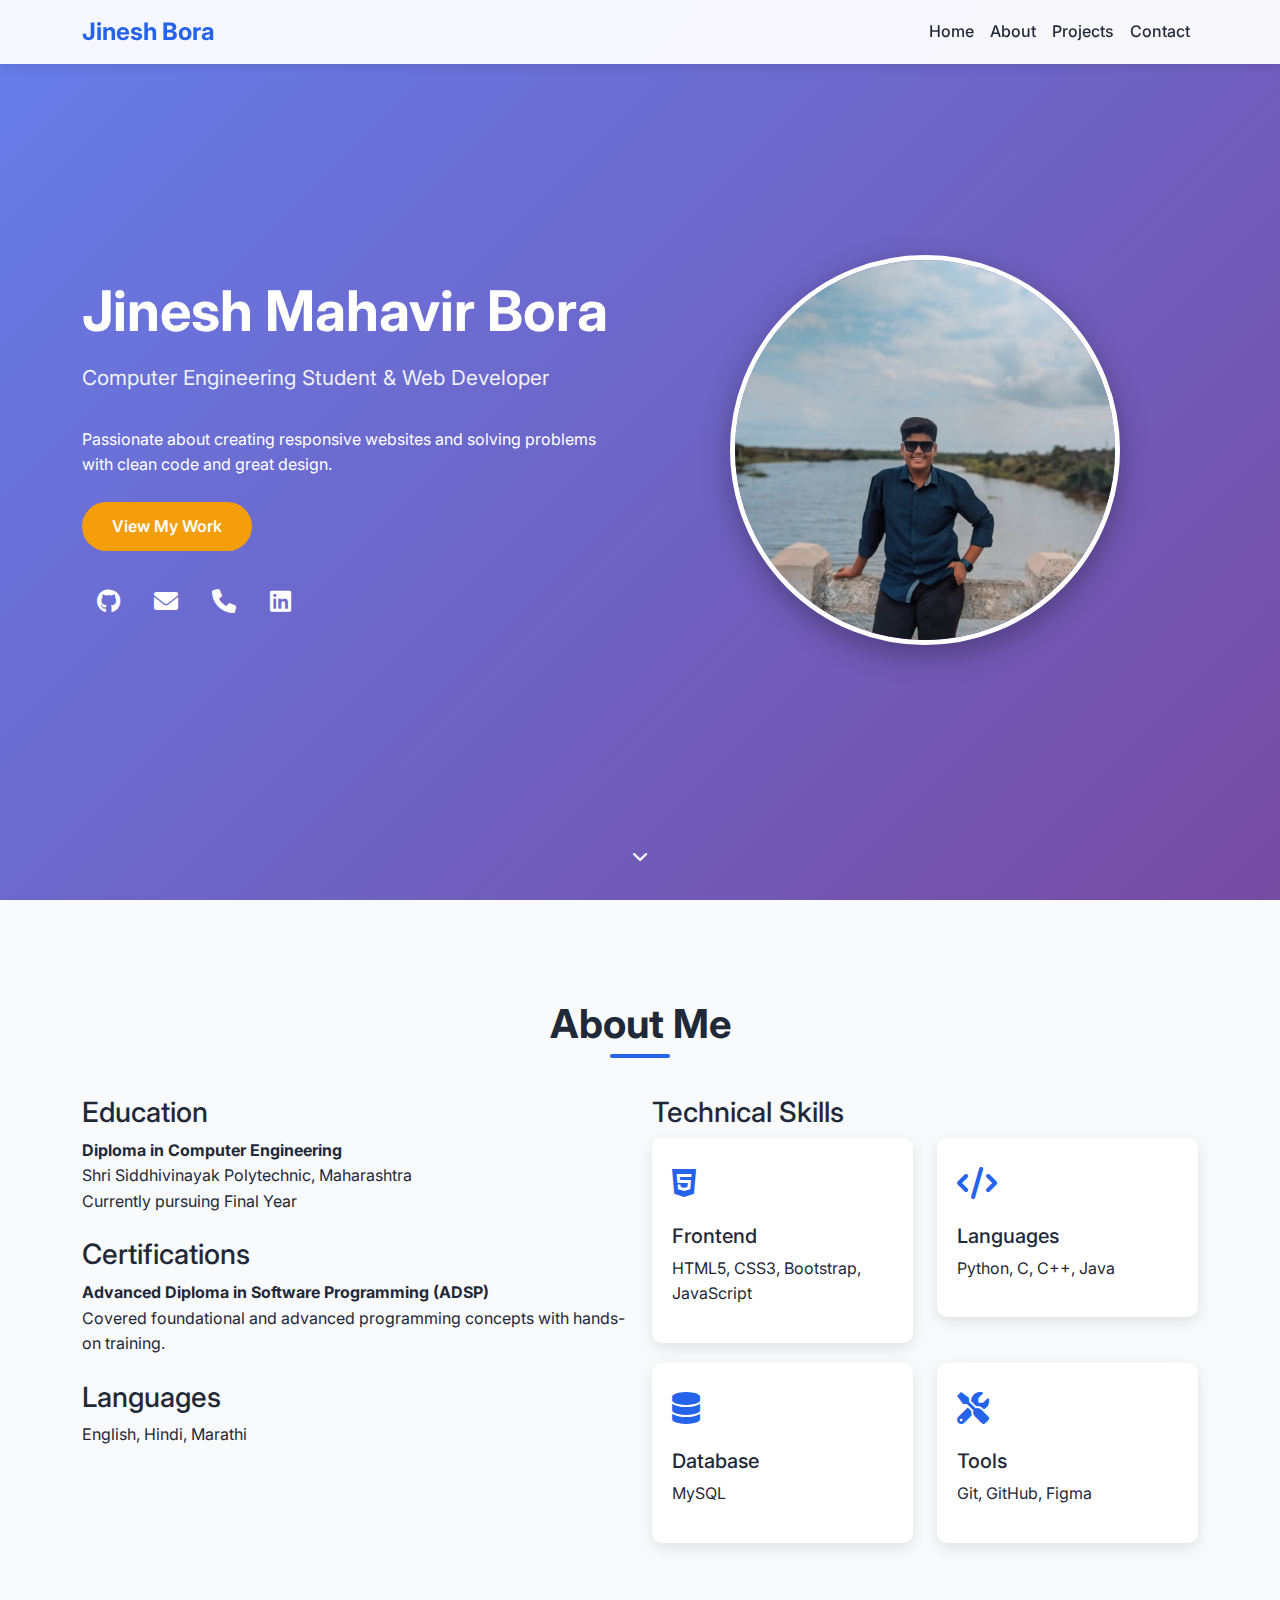
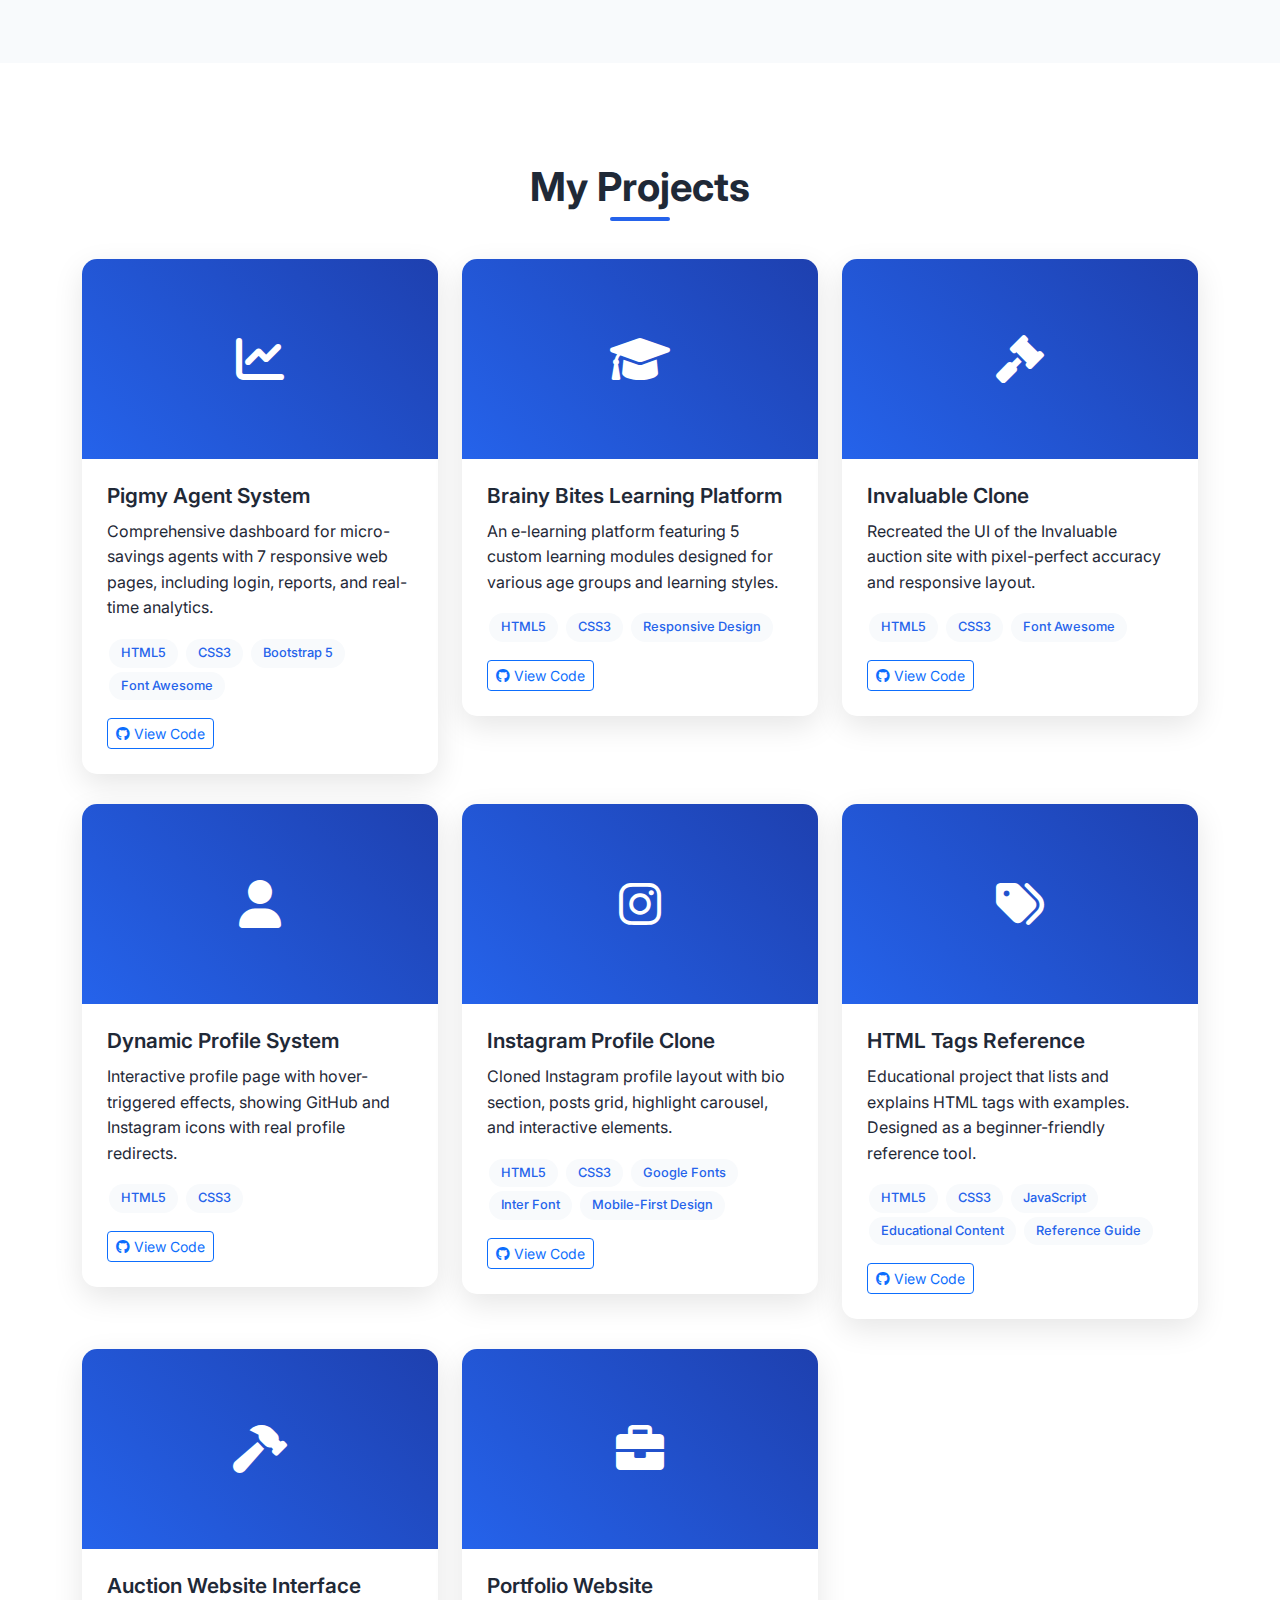
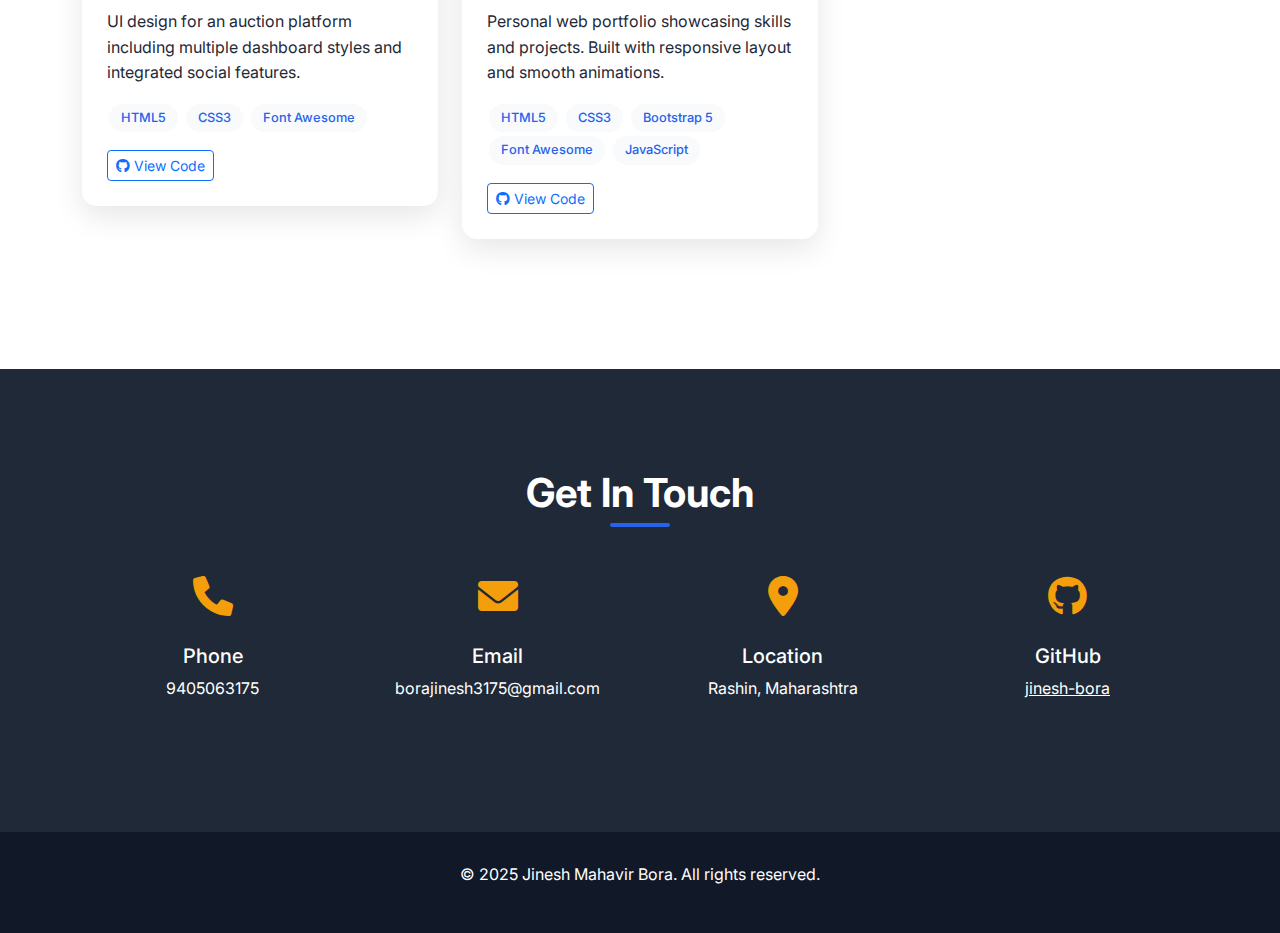
<file: index.html>
<!DOCTYPE html>
<html lang="en">
<head>
    <meta charset="UTF-8">
    <meta name="viewport" content="width=device-width, initial-scale=1.0">
    <title>Jinesh Mahavir Bora - Portfolio</title>
    <!-- Bootstrap CSS -->
    <link href="https://cdn.jsdelivr.net/npm/bootstrap@5.3.0/dist/css/bootstrap.min.css" rel="stylesheet">
    <!-- Font Awesome -->
    <link rel="stylesheet" href="https://cdnjs.cloudflare.com/ajax/libs/font-awesome/6.0.0/css/all.min.css">
    <!-- Google Fonts -->
    <link href="https://fonts.googleapis.com/css2?family=Inter:wght@300;400;500;600;700&display=swap" rel="stylesheet">
    <!--Css file link-->
    <link rel="stylesheet" href="styles.css">
</head>
<body>
    <!-- Navigation -->
    <nav class="sticky-navigation-bar navbar navbar-expand-lg fixed-top">
        <div class="container">
            <a class="navigation-brand-logo navbar-brand" href="#home">Jinesh Bora</a>
            <button class="navbar-toggler" type="button" data-bs-toggle="collapse" data-bs-target="#navbarNav">
                <span class="navbar-toggler-icon"></span>
            </button>
            <div class="collapse navbar-collapse" id="navbarNav">
                <ul class="navbar-nav ms-auto">
                    <li class="nav-item">
                        <a class="navigation-menu-link nav-link" href="#home">Home</a>
                    </li>
                    <li class="nav-item">
                        <a class="navigation-menu-link nav-link" href="#about">About</a>
                    </li>
                    <li class="nav-item">
                        <a class="navigation-menu-link nav-link" href="#projects">Projects</a>
                    </li>
                    <li class="nav-item">
                        <a class="navigation-menu-link nav-link" href="#contact">Contact</a>
                    </li>
                </ul>
            </div>
        </div>
    </nav><!--Navbar ends here-->

    <!-- Main Section -->
    <section id="home" class="hero-landing-section">
        <div class="container">
            <div class="row align-items-center">
                <div class="col-lg-6">
                    <div class="hero-text-content-wrapper">
                        <h1 class="hero-main-heading">Jinesh Mahavir Bora</h1>
                        <p class="hero-role-description">Computer Engineering Student & Web Developer</p>
                        <p class="mb-4">Passionate about creating responsive websites and solving problems with clean code and great design.</p>
                        <a href="#projects" class="call-to-action-button">View My Work</a>
                        <div class="social-media-links-container">
                            <a href="https://github.com/jinesh-bora" target="_blank"><i class="fab fa-github"></i></a>
                            <a href="mailto:borajinesh3175@gmail.com"><i class="fas fa-envelope"></i></a>
                            <a href="tel:9405063175"><i class="fas fa-phone"></i></a>
                            <a href="#"><i class="fab fa-linkedin"></i></a>
                        </div>
                    </div>
                </div>
                <div class="col-lg-6 text-center">
                 <img src="./img/IMG-20250614-WA0014.jpg" alt="Jinesh Bora" class="profile-photo-circular">     
                </div>
            </div>
        </div>
        <div class="scroll-indicator-arrow">
            <i class="fas fa-chevron-down"></i>
        </div>
    </section><!--Main Section Ends Here-->

    <!-- About Section -->
    <section id="about" class="about-me-section">
        <div class="container">
            <h2 class="page-section-heading">About Me</h2>
            <div class="row">
                <div class="col-lg-6">
                    <h3>Education</h3>
                    <p><strong>Diploma in Computer Engineering</strong><br>
                    Shri Siddhivinayak Polytechnic, Maharashtra<br>
                    Currently pursuing Final Year</p>
                    
                    <h3 class="mt-4">Certifications</h3>
                    <p><strong>Advanced Diploma in Software Programming (ADSP)</strong><br>
                    Covered foundational and advanced programming concepts with hands-on training.</p>
                    
                    <h3 class="mt-4">Languages</h3>
                    <p>English, Hindi, Marathi</p>
                </div>
                <div class="col-lg-6">
                    <h3>Technical Skills</h3>
                    <div class="row">
                        <div class="col-md-6">
                            <div class="skill-showcase-card">
                                <div class="skill-category-icon"><i class="fab fa-html5"></i></div>
                                <h5>Frontend</h5>
                                <p>HTML5, CSS3, Bootstrap, JavaScript</p>
                            </div>
                        </div>
                        <div class="col-md-6">
                            <div class="skill-showcase-card">
                                <div class="skill-category-icon"><i class="fas fa-code"></i></div>
                                <h5>Languages</h5>
                                <p>Python, C, C++, Java</p>
                            </div>
                        </div>
                        <div class="col-md-6">
                            <div class="skill-showcase-card">
                                <div class="skill-category-icon"><i class="fas fa-database"></i></div>
                                <h5>Database</h5>
                                <p>MySQL</p>
                            </div>
                        </div>
                        <div class="col-md-6">
                            <div class="skill-showcase-card">
                                <div class="skill-category-icon"><i class="fas fa-tools"></i></div>
                                <h5>Tools</h5>
                                <p>Git, GitHub, Figma</p>
                            </div>
                        </div>
                    </div>
                </div>
            </div>
        </div>
    </section><!--About Section End Here-->

    <!-- Projects Section -->
    <section id="projects" class="projects-showcase-section">
        <div class="container">
            <h2 class="page-section-heading">My Projects</h2>
            <div class="row">
                <!-- Project 1 -->
                <div class="col-lg-4 col-md-6">
                    <div class="project-showcase-card">
                        <div class="project-thumbnail-container">
                            <i class="fas fa-chart-line"></i>
                        </div>
                        <div class="project-details-content">
                            <h4 class="project-title-heading">Pigmy Agent System</h4>
                            <p>Comprehensive dashboard for micro-savings agents with 7 responsive web pages, including login, reports, and real-time analytics.</p>
                            <div class="mt-3">
                                <span class="project-technology-tag">HTML5</span>
                                <span class="project-technology-tag">CSS3</span>
                                <span class="project-technology-tag">Bootstrap 5</span>
                                <span class="project-technology-tag">Font Awesome</span>
                            </div>
                            <div class="mt-3">
                                <a href="https://github.com/jinesh-bora" class="btn btn-outline-primary btn-sm" target="_blank">
                                    <i class="fab fa-github"></i> View Code
                                </a>
                            </div>
                        </div>
                    </div>
                </div>

                <!-- Project 2 -->
                <div class="col-lg-4 col-md-6">
                    <div class="project-showcase-card">
                        <div class="project-thumbnail-container">
                            <i class="fas fa-graduation-cap"></i>
                        </div>
                        <div class="project-details-content">
                            <h4 class="project-title-heading">Brainy Bites Learning Platform</h4>
                            <p>An e-learning platform featuring 5 custom learning modules designed for various age groups and learning styles.</p>
                            <div class="mt-3">
                                <span class="project-technology-tag">HTML5</span>
                                <span class="project-technology-tag">CSS3</span>
                                <span class="project-technology-tag">Responsive Design</span>
                            </div>
                            <div class="mt-3">
                                <a href="https://github.com/jinesh-bora" class="btn btn-outline-primary btn-sm" target="_blank">
                                    <i class="fab fa-github"></i> View Code
                                </a>
                            </div>
                        </div>
                    </div>
                </div>

                <!-- Project 3 -->
                <div class="col-lg-4 col-md-6">
                    <div class="project-showcase-card">
                        <div class="project-thumbnail-container">
                            <i class="fas fa-gavel"></i>
                        </div>
                        <div class="project-details-content">
                            <h4 class="project-title-heading">Invaluable Clone</h4>
                            <p>Recreated the UI of the Invaluable auction site with pixel-perfect accuracy and responsive layout.</p>
                            <div class="mt-3">
                                <span class="project-technology-tag">HTML5</span>
                                <span class="project-technology-tag">CSS3</span>
                                <span class="project-technology-tag">Font Awesome</span>
                            </div>
                            <div class="mt-3">
                                <a href="https://github.com/jinesh-bora" class="btn btn-outline-primary btn-sm" target="_blank">
                                    <i class="fab fa-github"></i> View Code
                                </a>
                            </div>
                        </div>
                    </div>
                </div>

                <!-- Project 4 -->
                <div class="col-lg-4 col-md-6">
                    <div class="project-showcase-card">
                        <div class="project-thumbnail-container">
                            <i class="fas fa-user"></i>
                        </div>
                        <div class="project-details-content">
                            <h4 class="project-title-heading">Dynamic Profile System</h4>
                            <p>Interactive profile page with hover-triggered effects, showing GitHub and Instagram icons with real profile redirects.</p>
                            <div class="mt-3">
                                <span class="project-technology-tag">HTML5</span>
                                <span class="project-technology-tag">CSS3</span>
                            </div>
                            <div class="mt-3">
                                <a href="https://github.com/jinesh-bora" class="btn btn-outline-primary btn-sm" target="_blank">
                                    <i class="fab fa-github"></i> View Code
                                </a>
                            </div>
                        </div>
                    </div>
                </div>

                <!-- Project 5 -->
                <div class="col-lg-4 col-md-6">
                    <div class="project-showcase-card">
                        <div class="project-thumbnail-container">
                            <i class="fab fa-instagram"></i>
                        </div>
                        <div class="project-details-content">
                            <h4 class="project-title-heading">Instagram Profile Clone</h4>
                            <p>Cloned Instagram profile layout with bio section, posts grid, highlight carousel, and interactive elements.</p>
                            <div class="mt-3">
                                <span class="project-technology-tag">HTML5</span>
                                <span class="project-technology-tag">CSS3</span>
                                <span class="project-technology-tag">Google Fonts</span>
                                <span class="project-technology-tag">Inter Font</span>
                                <span class="project-technology-tag">Mobile-First Design</span>
                            </div>
                            <div class="mt-3">
                                <a href="https://github.com/jinesh-bora" class="btn btn-outline-primary btn-sm" target="_blank">
                                    <i class="fab fa-github"></i> View Code
                                </a>
                            </div>
                        </div>
                    </div>
                </div>

                <!-- Project 6 -->
                <div class="col-lg-4 col-md-6">
                    <div class="project-showcase-card">
                        <div class="project-thumbnail-container">
                            <i class="fas fa-tags"></i>
                        </div>
                        <div class="project-details-content">
                            <h4 class="project-title-heading">HTML Tags Reference</h4>
                            <p>Educational project that lists and explains HTML tags with examples. Designed as a beginner-friendly reference tool.</p>
                            <div class="mt-3">
                                <span class="project-technology-tag">HTML5</span>
                                <span class="project-technology-tag">CSS3</span>
                                <span class="project-technology-tag">JavaScript</span>
                                <span class="project-technology-tag">Educational Content</span>
                                <span class="project-technology-tag">Reference Guide</span>
                            </div>
                            <div class="mt-3">
                                <a href="https://github.com/jinesh-bora" class="btn btn-outline-primary btn-sm" target="_blank">
                                    <i class="fab fa-github"></i> View Code
                                </a>
                            </div>
                        </div>
                    </div>
                </div>

                <!-- Project 7 -->
                <div class="col-lg-4 col-md-6">
                    <div class="project-showcase-card">
                        <div class="project-thumbnail-container">
                            <i class="fas fa-hammer"></i>
                        </div>
                        <div class="project-details-content">
                            <h4 class="project-title-heading">Auction Website Interface</h4>
                            <p>UI design for an auction platform including multiple dashboard styles and integrated social features.</p>
                            <div class="mt-3">
                                <span class="project-technology-tag">HTML5</span>
                                <span class="project-technology-tag">CSS3</span>
                                <span class="project-technology-tag">Font Awesome</span>
                            </div>
                            <div class="mt-3">
                                <a href="https://github.com/jinesh-bora" class="btn btn-outline-primary btn-sm" target="_blank">
                                    <i class="fab fa-github"></i> View Code
                                </a>
                            </div>
                        </div>
                    </div>
                </div>

                <!-- Project 8 -->
                <div class="col-lg-4 col-md-6">
                    <div class="project-showcase-card">
                        <div class="project-thumbnail-container">
                            <i class="fas fa-briefcase"></i>
                        </div>
                        <div class="project-details-content">
                            <h4 class="project-title-heading">Portfolio Website</h4>
                            <p>Personal web portfolio showcasing skills and projects. Built with responsive layout and smooth animations.</p>
                            <div class="mt-3">
                                <span class="project-technology-tag">HTML5</span>
                                <span class="project-technology-tag">CSS3</span>
                                <span class="project-technology-tag">Bootstrap 5</span>
                                <span class="project-technology-tag">Font Awesome</span>
                                <span class="project-technology-tag">JavaScript</span>
                            </div>
                            <div class="mt-3">
                                <a href="https://github.com/jinesh-bora" class="btn btn-outline-primary btn-sm" target="_blank">
                                    <i class="fab fa-github"></i> View Code
                                </a>
                            </div>
                        </div>
                    </div>
                </div>
            </div>
        </div>
    </section><!--Projects Section Ends Here-->

  <!-- Footer Contact Section -->
    <section id="contact" class="contact-information-section">
        <div class="container">
            <h2 class="page-section-heading text-white">Get In Touch</h2>
            <div class="row">
                <div class="col-lg-3 col-md-6">
                    <div class="contact-info-card">
                        <div class="contact-method-icon">
                            <i class="fas fa-phone"></i>
                        </div>
                        <h5>Phone</h5>
                        <p>9405063175</p>
                    </div>
                </div>
                <div class="col-lg-3 col-md-6">
                    <div class="contact-info-card">
                        <div class="contact-method-icon">
                            <i class="fas fa-envelope"></i>
                        </div>
                        <h5>Email</h5>
                        <p>borajinesh3175@gmail.com</p>
                    </div>
                </div>
                <div class="col-lg-3 col-md-6">
                    <div class="contact-info-card">
                        <div class="contact-method-icon">
                            <i class="fas fa-map-marker-alt"></i>
                        </div>
                        <h5>Location</h5>
                        <p>Rashin, Maharashtra</p>
                    </div>
                </div>
                <div class="col-lg-3 col-md-6">
                    <div class="contact-info-card">
                        <div class="contact-method-icon">
                            <i class="fab fa-github"></i>
                        </div>
                        <h5>GitHub</h5>
                        <p><a href="https://github.com/jinesh-bora" target="_blank" class="text-white">jinesh-bora</a></p>
                    </div>
                </div>
            </div>
        </div>
    </section>  <!--Footer Contact Section Ends here -->

    
    <footer class="footer-section">
        <div class="container">
            <p>&copy; 2025 Jinesh Mahavir Bora. All rights reserved.</p>
        </div>
    </footer><!-- Footer ends here-->
    <script src="https://cdn.jsdelivr.net/npm/bootstrap@5.3.0/dist/js/bootstrap.bundle.min.js"></script>
    
</body>
</html>
</file>
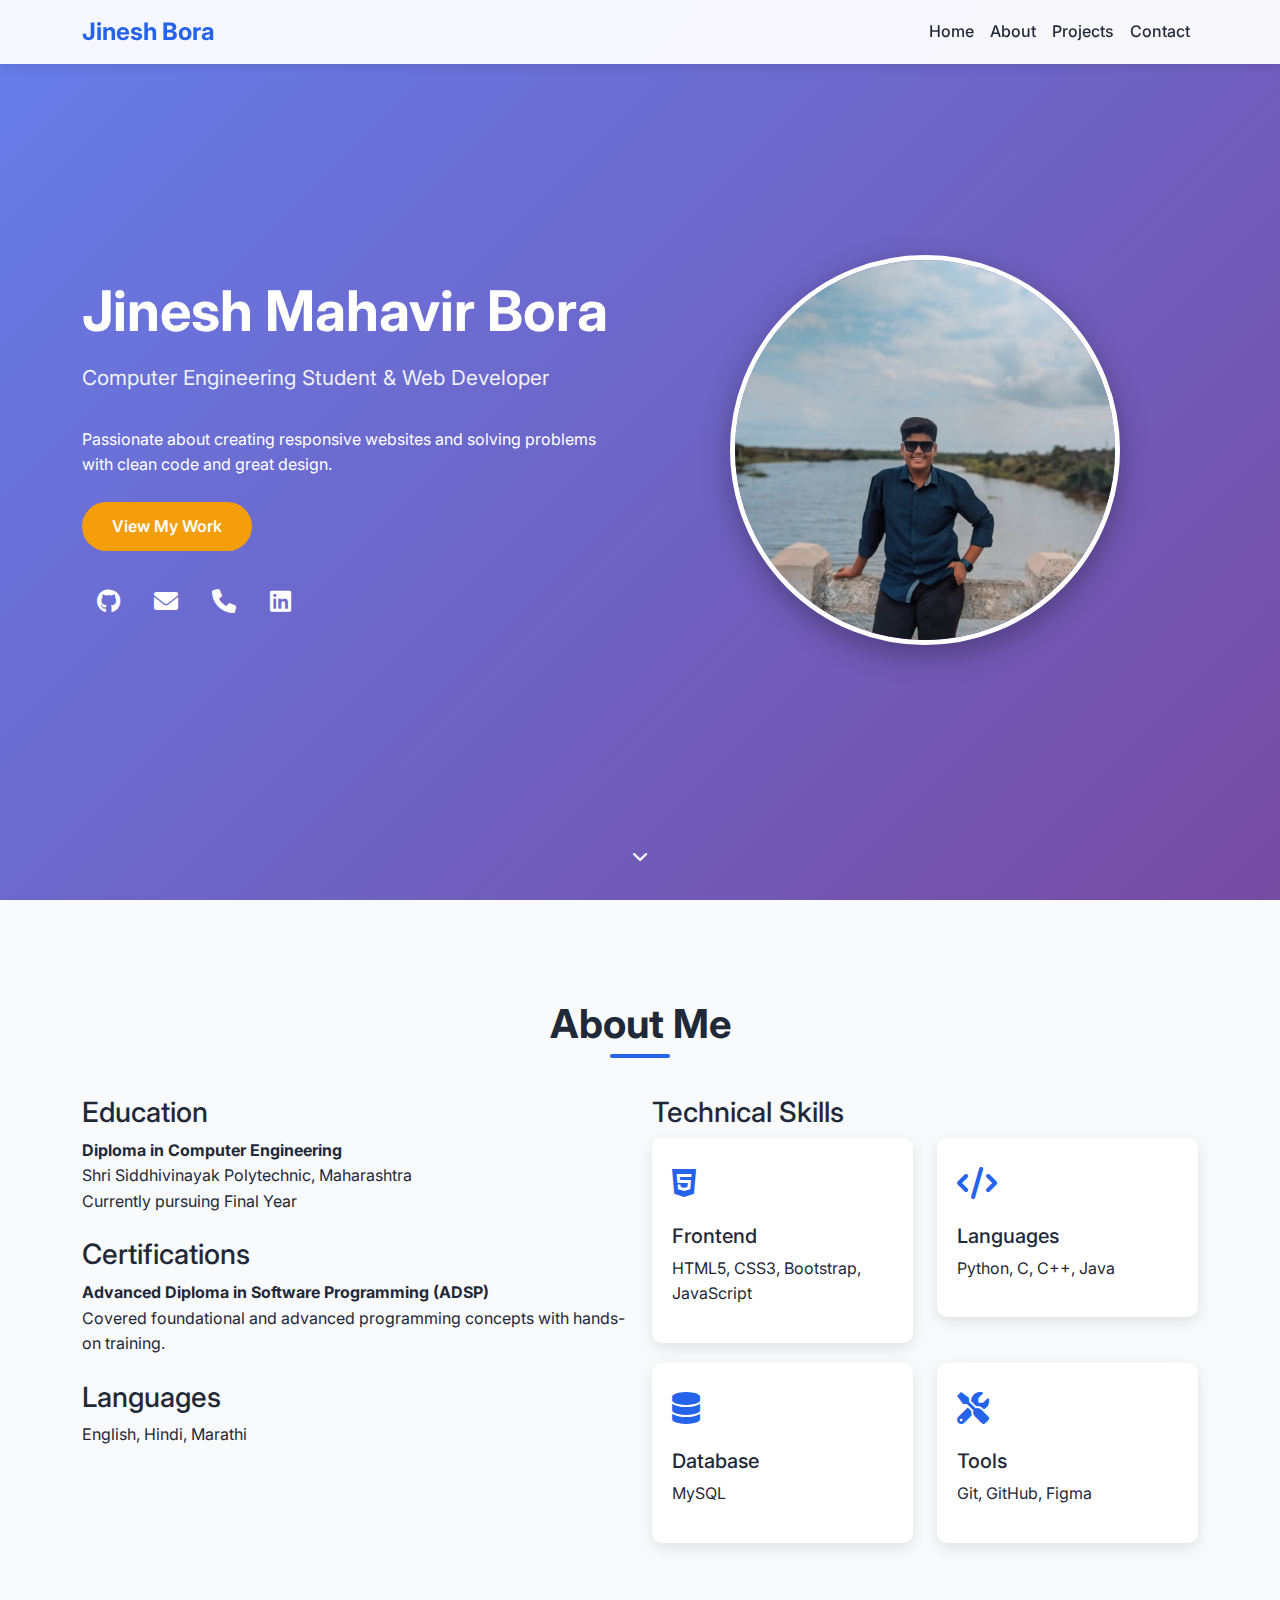
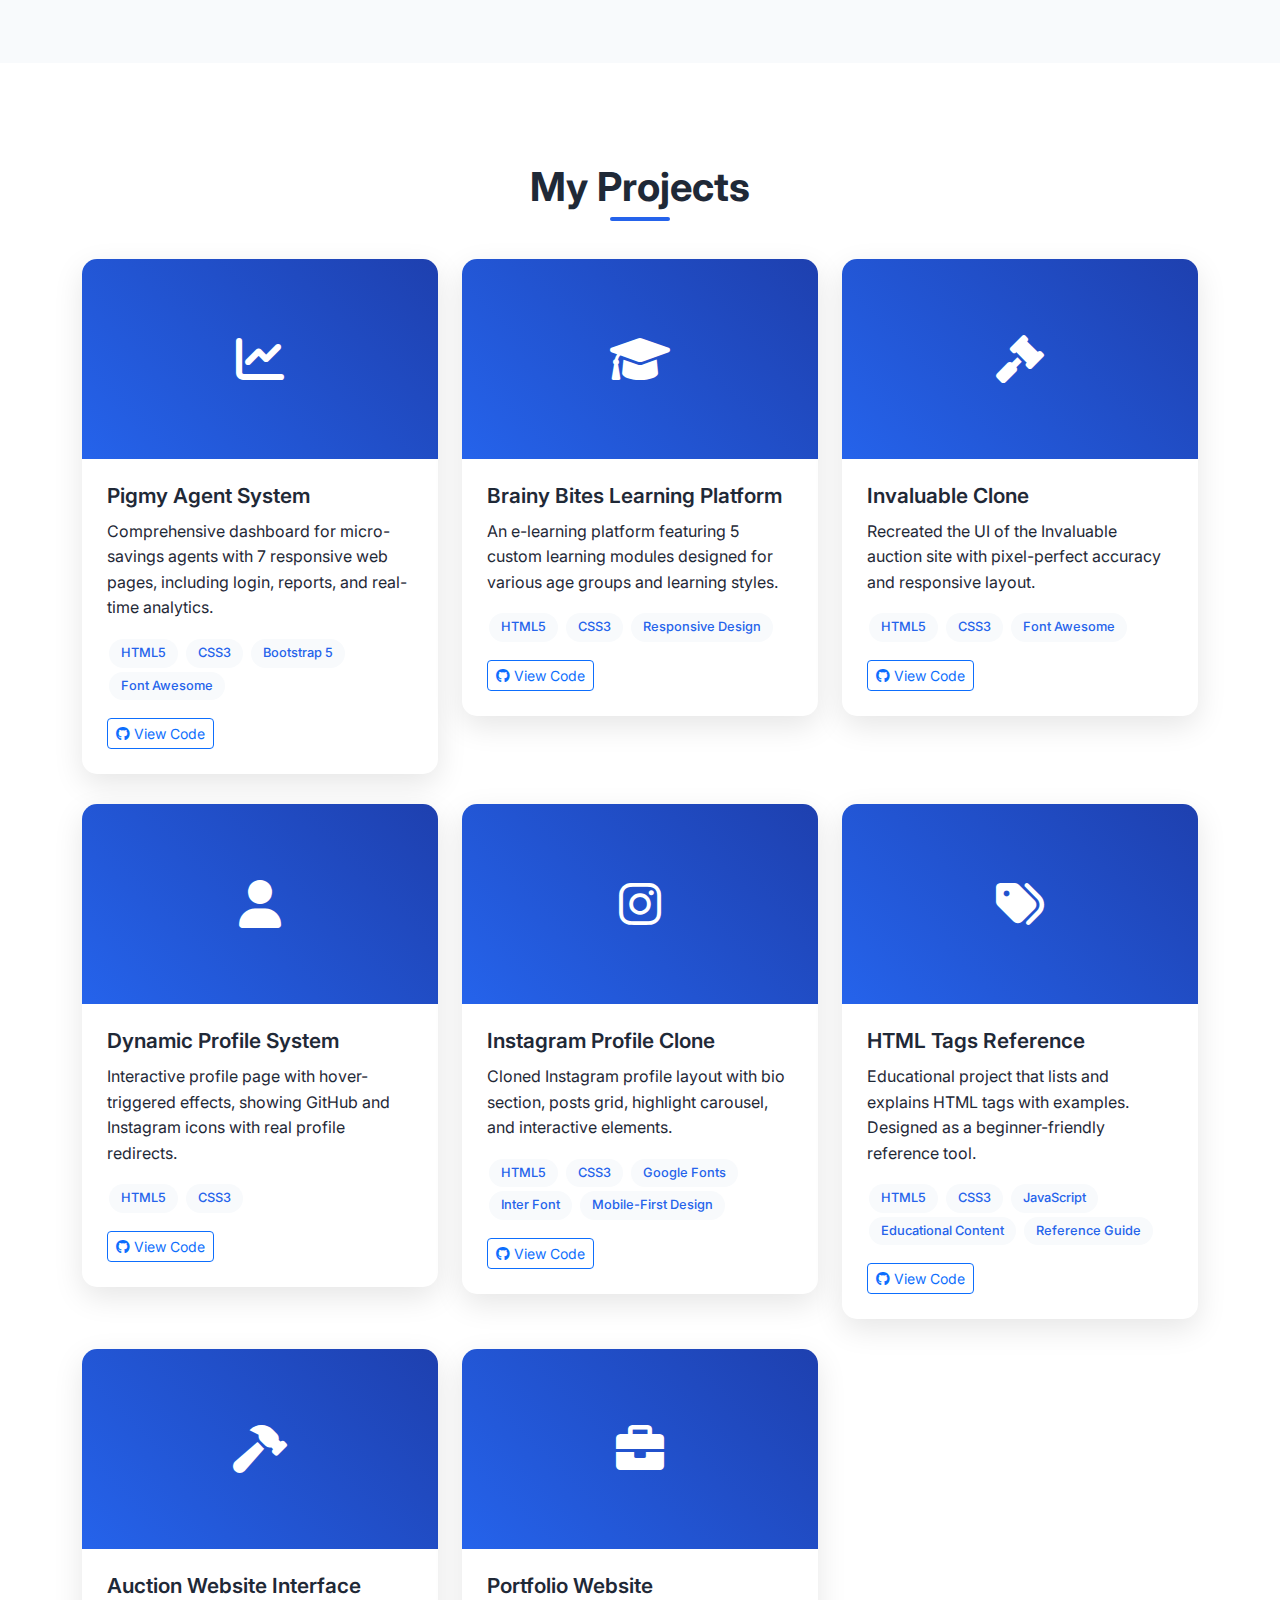
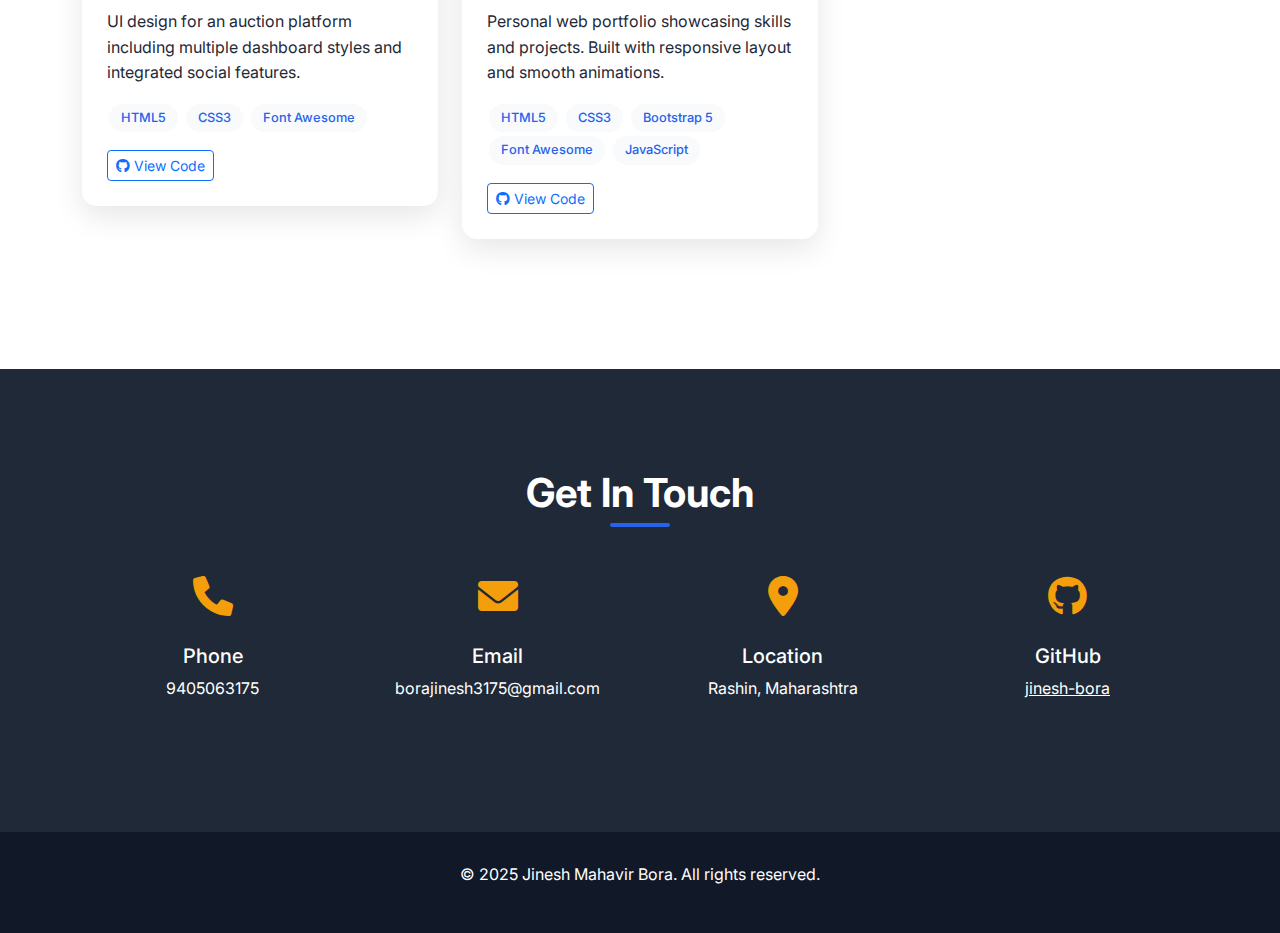
<file: portfolio.html>
<!DOCTYPE html>
<html lang="en">
<head>
    <meta charset="UTF-8">
    <meta name="viewport" content="width=device-width, initial-scale=1.0">
    <title>Jinesh Mahavir Bora - Portfolio</title>
    <!-- Bootstrap CSS -->
    <link href="https://cdn.jsdelivr.net/npm/bootstrap@5.3.0/dist/css/bootstrap.min.css" rel="stylesheet">
    <!-- Font Awesome -->
    <link rel="stylesheet" href="https://cdnjs.cloudflare.com/ajax/libs/font-awesome/6.0.0/css/all.min.css">
    <!-- Google Fonts -->
    <link href="https://fonts.googleapis.com/css2?family=Inter:wght@300;400;500;600;700&display=swap" rel="stylesheet">
    <!--Css file link-->
    <link rel="stylesheet" href="styles.css">
</head>
<body>
    <!-- Navigation -->
    <nav class="sticky-navigation-bar navbar navbar-expand-lg fixed-top">
        <div class="container">
            <a class="navigation-brand-logo navbar-brand" href="#home">Jinesh Bora</a>
            <button class="navbar-toggler" type="button" data-bs-toggle="collapse" data-bs-target="#navbarNav">
                <span class="navbar-toggler-icon"></span>
            </button>
            <div class="collapse navbar-collapse" id="navbarNav">
                <ul class="navbar-nav ms-auto">
                    <li class="nav-item">
                        <a class="navigation-menu-link nav-link" href="#home">Home</a>
                    </li>
                    <li class="nav-item">
                        <a class="navigation-menu-link nav-link" href="#about">About</a>
                    </li>
                    <li class="nav-item">
                        <a class="navigation-menu-link nav-link" href="#projects">Projects</a>
                    </li>
                    <li class="nav-item">
                        <a class="navigation-menu-link nav-link" href="#contact">Contact</a>
                    </li>
                </ul>
            </div>
        </div>
    </nav><!--Navbar ends here-->

    <!-- Main Section -->
    <section id="home" class="hero-landing-section">
        <div class="container">
            <div class="row align-items-center">
                <div class="col-lg-6">
                    <div class="hero-text-content-wrapper">
                        <h1 class="hero-main-heading">Jinesh Mahavir Bora</h1>
                        <p class="hero-role-description">Computer Engineering Student & Web Developer</p>
                        <p class="mb-4">Passionate about creating responsive websites and solving problems with clean code and great design.</p>
                        <a href="#projects" class="call-to-action-button">View My Work</a>
                        <div class="social-media-links-container">
                            <a href="https://github.com/jinesh-bora" target="_blank"><i class="fab fa-github"></i></a>
                            <a href="mailto:borajinesh3175@gmail.com"><i class="fas fa-envelope"></i></a>
                            <a href="tel:9405063175"><i class="fas fa-phone"></i></a>
                            <a href="#"><i class="fab fa-linkedin"></i></a>
                        </div>
                    </div>
                </div>
                <div class="col-lg-6 text-center">
                 <img src="./IMG-20250614-WA0014.jpg" alt="Jinesh Bora" class="profile-photo-circular">     
                </div>
            </div>
        </div>
        <div class="scroll-indicator-arrow">
            <i class="fas fa-chevron-down"></i>
        </div>
    </section><!--Main Section Ends Here-->

    <!-- About Section -->
    <section id="about" class="about-me-section">
        <div class="container">
            <h2 class="page-section-heading">About Me</h2>
            <div class="row">
                <div class="col-lg-6">
                    <h3>Education</h3>
                    <p><strong>Diploma in Computer Engineering</strong><br>
                    Shri Siddhivinayak Polytechnic, Maharashtra<br>
                    Currently pursuing Final Year</p>
                    
                    <h3 class="mt-4">Certifications</h3>
                    <p><strong>Advanced Diploma in Software Programming (ADSP)</strong><br>
                    Covered foundational and advanced programming concepts with hands-on training.</p>
                    
                    <h3 class="mt-4">Languages</h3>
                    <p>English, Hindi, Marathi</p>
                </div>
                <div class="col-lg-6">
                    <h3>Technical Skills</h3>
                    <div class="row">
                        <div class="col-md-6">
                            <div class="skill-showcase-card">
                                <div class="skill-category-icon"><i class="fab fa-html5"></i></div>
                                <h5>Frontend</h5>
                                <p>HTML5, CSS3, Bootstrap, JavaScript</p>
                            </div>
                        </div>
                        <div class="col-md-6">
                            <div class="skill-showcase-card">
                                <div class="skill-category-icon"><i class="fas fa-code"></i></div>
                                <h5>Languages</h5>
                                <p>Python, C, C++, Java</p>
                            </div>
                        </div>
                        <div class="col-md-6">
                            <div class="skill-showcase-card">
                                <div class="skill-category-icon"><i class="fas fa-database"></i></div>
                                <h5>Database</h5>
                                <p>MySQL</p>
                            </div>
                        </div>
                        <div class="col-md-6">
                            <div class="skill-showcase-card">
                                <div class="skill-category-icon"><i class="fas fa-tools"></i></div>
                                <h5>Tools</h5>
                                <p>Git, GitHub, Figma</p>
                            </div>
                        </div>
                    </div>
                </div>
            </div>
        </div>
    </section><!--About Section End Here-->

    <!-- Projects Section -->
    <section id="projects" class="projects-showcase-section">
        <div class="container">
            <h2 class="page-section-heading">My Projects</h2>
            <div class="row">
                <!-- Project 1 -->
                <div class="col-lg-4 col-md-6">
                    <div class="project-showcase-card">
                        <div class="project-thumbnail-container">
                            <i class="fas fa-chart-line"></i>
                        </div>
                        <div class="project-details-content">
                            <h4 class="project-title-heading">Pigmy Agent System</h4>
                            <p>Comprehensive dashboard for micro-savings agents with 7 responsive web pages, including login, reports, and real-time analytics.</p>
                            <div class="mt-3">
                                <span class="project-technology-tag">HTML5</span>
                                <span class="project-technology-tag">CSS3</span>
                                <span class="project-technology-tag">Bootstrap 5</span>
                                <span class="project-technology-tag">Font Awesome</span>
                            </div>
                            <div class="mt-3">
                                <a href="https://github.com/jinesh-bora" class="btn btn-outline-primary btn-sm" target="_blank">
                                    <i class="fab fa-github"></i> View Code
                                </a>
                            </div>
                        </div>
                    </div>
                </div>

                <!-- Project 2 -->
                <div class="col-lg-4 col-md-6">
                    <div class="project-showcase-card">
                        <div class="project-thumbnail-container">
                            <i class="fas fa-graduation-cap"></i>
                        </div>
                        <div class="project-details-content">
                            <h4 class="project-title-heading">Brainy Bites Learning Platform</h4>
                            <p>An e-learning platform featuring 5 custom learning modules designed for various age groups and learning styles.</p>
                            <div class="mt-3">
                                <span class="project-technology-tag">HTML5</span>
                                <span class="project-technology-tag">CSS3</span>
                                <span class="project-technology-tag">Responsive Design</span>
                            </div>
                            <div class="mt-3">
                                <a href="https://github.com/jinesh-bora" class="btn btn-outline-primary btn-sm" target="_blank">
                                    <i class="fab fa-github"></i> View Code
                                </a>
                            </div>
                        </div>
                    </div>
                </div>

                <!-- Project 3 -->
                <div class="col-lg-4 col-md-6">
                    <div class="project-showcase-card">
                        <div class="project-thumbnail-container">
                            <i class="fas fa-gavel"></i>
                        </div>
                        <div class="project-details-content">
                            <h4 class="project-title-heading">Invaluable Clone</h4>
                            <p>Recreated the UI of the Invaluable auction site with pixel-perfect accuracy and responsive layout.</p>
                            <div class="mt-3">
                                <span class="project-technology-tag">HTML5</span>
                                <span class="project-technology-tag">CSS3</span>
                                <span class="project-technology-tag">Font Awesome</span>
                            </div>
                            <div class="mt-3">
                                <a href="https://github.com/jinesh-bora" class="btn btn-outline-primary btn-sm" target="_blank">
                                    <i class="fab fa-github"></i> View Code
                                </a>
                            </div>
                        </div>
                    </div>
                </div>

                <!-- Project 4 -->
                <div class="col-lg-4 col-md-6">
                    <div class="project-showcase-card">
                        <div class="project-thumbnail-container">
                            <i class="fas fa-user"></i>
                        </div>
                        <div class="project-details-content">
                            <h4 class="project-title-heading">Dynamic Profile System</h4>
                            <p>Interactive profile page with hover-triggered effects, showing GitHub and Instagram icons with real profile redirects.</p>
                            <div class="mt-3">
                                <span class="project-technology-tag">HTML5</span>
                                <span class="project-technology-tag">CSS3</span>
                            </div>
                            <div class="mt-3">
                                <a href="https://github.com/jinesh-bora" class="btn btn-outline-primary btn-sm" target="_blank">
                                    <i class="fab fa-github"></i> View Code
                                </a>
                            </div>
                        </div>
                    </div>
                </div>

                <!-- Project 5 -->
                <div class="col-lg-4 col-md-6">
                    <div class="project-showcase-card">
                        <div class="project-thumbnail-container">
                            <i class="fab fa-instagram"></i>
                        </div>
                        <div class="project-details-content">
                            <h4 class="project-title-heading">Instagram Profile Clone</h4>
                            <p>Cloned Instagram profile layout with bio section, posts grid, highlight carousel, and interactive elements.</p>
                            <div class="mt-3">
                                <span class="project-technology-tag">HTML5</span>
                                <span class="project-technology-tag">CSS3</span>
                                <span class="project-technology-tag">Google Fonts</span>
                                <span class="project-technology-tag">Inter Font</span>
                                <span class="project-technology-tag">Mobile-First Design</span>
                            </div>
                            <div class="mt-3">
                                <a href="https://github.com/jinesh-bora" class="btn btn-outline-primary btn-sm" target="_blank">
                                    <i class="fab fa-github"></i> View Code
                                </a>
                            </div>
                        </div>
                    </div>
                </div>

                <!-- Project 6 -->
                <div class="col-lg-4 col-md-6">
                    <div class="project-showcase-card">
                        <div class="project-thumbnail-container">
                            <i class="fas fa-tags"></i>
                        </div>
                        <div class="project-details-content">
                            <h4 class="project-title-heading">HTML Tags Reference</h4>
                            <p>Educational project that lists and explains HTML tags with examples. Designed as a beginner-friendly reference tool.</p>
                            <div class="mt-3">
                                <span class="project-technology-tag">HTML5</span>
                                <span class="project-technology-tag">CSS3</span>
                                <span class="project-technology-tag">JavaScript</span>
                                <span class="project-technology-tag">Educational Content</span>
                                <span class="project-technology-tag">Reference Guide</span>
                            </div>
                            <div class="mt-3">
                                <a href="https://github.com/jinesh-bora" class="btn btn-outline-primary btn-sm" target="_blank">
                                    <i class="fab fa-github"></i> View Code
                                </a>
                            </div>
                        </div>
                    </div>
                </div>

                <!-- Project 7 -->
                <div class="col-lg-4 col-md-6">
                    <div class="project-showcase-card">
                        <div class="project-thumbnail-container">
                            <i class="fas fa-hammer"></i>
                        </div>
                        <div class="project-details-content">
                            <h4 class="project-title-heading">Auction Website Interface</h4>
                            <p>UI design for an auction platform including multiple dashboard styles and integrated social features.</p>
                            <div class="mt-3">
                                <span class="project-technology-tag">HTML5</span>
                                <span class="project-technology-tag">CSS3</span>
                                <span class="project-technology-tag">Font Awesome</span>
                            </div>
                            <div class="mt-3">
                                <a href="https://github.com/jinesh-bora" class="btn btn-outline-primary btn-sm" target="_blank">
                                    <i class="fab fa-github"></i> View Code
                                </a>
                            </div>
                        </div>
                    </div>
                </div>

                <!-- Project 8 -->
                <div class="col-lg-4 col-md-6">
                    <div class="project-showcase-card">
                        <div class="project-thumbnail-container">
                            <i class="fas fa-briefcase"></i>
                        </div>
                        <div class="project-details-content">
                            <h4 class="project-title-heading">Portfolio Website</h4>
                            <p>Personal web portfolio showcasing skills and projects. Built with responsive layout and smooth animations.</p>
                            <div class="mt-3">
                                <span class="project-technology-tag">HTML5</span>
                                <span class="project-technology-tag">CSS3</span>
                                <span class="project-technology-tag">Bootstrap 5</span>
                                <span class="project-technology-tag">Font Awesome</span>
                                <span class="project-technology-tag">JavaScript</span>
                            </div>
                            <div class="mt-3">
                                <a href="https://github.com/jinesh-bora" class="btn btn-outline-primary btn-sm" target="_blank">
                                    <i class="fab fa-github"></i> View Code
                                </a>
                            </div>
                        </div>
                    </div>
                </div>
            </div>
        </div>
    </section><!--Projects Section Ends Here-->

  <!-- Footer Contact Section -->
    <section id="contact" class="contact-information-section">
        <div class="container">
            <h2 class="page-section-heading text-white">Get In Touch</h2>
            <div class="row">
                <div class="col-lg-3 col-md-6">
                    <div class="contact-info-card">
                        <div class="contact-method-icon">
                            <i class="fas fa-phone"></i>
                        </div>
                        <h5>Phone</h5>
                        <p>9405063175</p>
                    </div>
                </div>
                <div class="col-lg-3 col-md-6">
                    <div class="contact-info-card">
                        <div class="contact-method-icon">
                            <i class="fas fa-envelope"></i>
                        </div>
                        <h5>Email</h5>
                        <p>borajinesh3175@gmail.com</p>
                    </div>
                </div>
                <div class="col-lg-3 col-md-6">
                    <div class="contact-info-card">
                        <div class="contact-method-icon">
                            <i class="fas fa-map-marker-alt"></i>
                        </div>
                        <h5>Location</h5>
                        <p>Rashin, Maharashtra</p>
                    </div>
                </div>
                <div class="col-lg-3 col-md-6">
                    <div class="contact-info-card">
                        <div class="contact-method-icon">
                            <i class="fab fa-github"></i>
                        </div>
                        <h5>GitHub</h5>
                        <p><a href="https://github.com/jinesh-bora" target="_blank" class="text-white">jinesh-bora</a></p>
                    </div>
                </div>
            </div>
        </div>
    </section>  <!--Footer Contact Section Ends here -->

    
    <footer class="footer-section">
        <div class="container">
            <p>&copy; 2025 Jinesh Mahavir Bora. All rights reserved.</p>
        </div>
    </footer><!-- Footer ends here-->
    <script src="https://cdn.jsdelivr.net/npm/bootstrap@5.3.0/dist/js/bootstrap.bundle.min.js"></script>
    
</body>
</html>
</file>
<file: styles.css>
:root {
    --primary-color: #2563eb;
    --secondary-color: #1e40af;
    --accent-color: #f59e0b;
    --text-dark: #1f2937;
    --text-light: #6b7280;
    --bg-light: #f8fafc;
}

* {
    margin: 0;
    padding: 0;
    box-sizing: border-box;
}

body {
    font-family: 'Inter', sans-serif;
    line-height: 1.6;
    color: var(--text-dark);
}

/* Navigation Bar Styles */
.sticky-navigation-bar {
    background: rgba(255, 255, 255, 0.95);
    backdrop-filter: blur(10px);
    box-shadow: 0 2px 10px rgba(0, 0, 0, 0.1);
    transition: all 0.3s ease;
}

.navigation-brand-logo {
    font-weight: 700;
    font-size: 1.5rem;
    color: var(--primary-color) !important;
}

.navigation-menu-link {
    font-weight: 500;
    color: var(--text-dark) !important;
    transition: color 0.3s ease;
}

.navigation-menu-link:hover {
    color: var(--primary-color) !important;
}

/* Hero Section Styles */
.hero-landing-section {
    min-height: 100vh;
    background: linear-gradient(135deg, #667eea 0%, #764ba2 100%);
    display: flex;
    align-items: center;
    color: white;
    position: relative;
    overflow: hidden;
}

.hero-text-content-wrapper {
    position: relative;
    z-index: 2;
}

.profile-photo-circular {
    width: 390px;
    height: 390px;
    border-radius: 50%;
    border: 5px solid white;
    box-shadow: 0 10px 30px rgba(0, 0, 0, 0.3);
    object-fit: cover;
    transition: transform 0.3s ease;
}

.profile-photo-circular:hover {
    transform: scale(1.05);
}


.hero-main-heading {
    font-size: 3.5rem;
    font-weight: 700;
    margin-bottom: 1rem;
    animation: fadeInUp 1s ease;
}

.hero-role-description {
    font-size: 1.3rem;
    margin-bottom: 2rem;
    opacity: 0.9;
    animation: fadeInUp 1s ease 0.2s both;
}

/* Button Styles */
.call-to-action-button {
    background: var(--accent-color);
    color: white;
    border: none;
    padding: 12px 30px;
    border-radius: 50px;
    font-weight: 600;
    text-decoration: none;
    display: inline-block;
    transition: all 0.3s ease;
    animation: fadeInUp 1s ease 0.4s both;
}

.call-to-action-button:hover {
    background: #d97706;
    transform: translateY(-2px);
    box-shadow: 0 10px 20px rgba(0, 0, 0, 0.2);
    color: white;
}

/* Social Media Links */
.social-media-links-container {
    margin-top: 2rem;
    animation: fadeInUp 1s ease 0.6s both;
}

.social-media-links-container a {
    color: white;
    font-size: 1.5rem;
    margin: 0 15px;
    transition: all 0.3s ease;
}

.social-media-links-container a:hover {
    color: var(--accent-color);
    transform: translateY(-3px);
}

/* Section Heading Styles */
.page-section-heading {
    font-size: 2.5rem;
    font-weight: 700;
    text-align: center;
    margin-bottom: 3rem;
    color: var(--text-dark);
    position: relative;
}

.page-section-heading::after {
    content: '';
    position: absolute;
    bottom: -10px;
    left: 50%;
    transform: translateX(-50%);
    width: 60px;
    height: 4px;
    background: var(--primary-color);
    border-radius: 2px;
}

/* About Section Styles */
.about-me-section {
    padding: 100px 0;
    background: var(--bg-light);
}

.skill-showcase-card {
    background: white;
    padding: 20px;
    border-radius: 10px;
    box-shadow: 0 5px 15px rgba(0, 0, 0, 0.1);
    margin-bottom: 20px;
    transition: transform 0.3s ease;
}

.skill-showcase-card:hover {
    transform: translateY(-5px);
}

.skill-category-icon {
    font-size: 2rem;
    color: var(--primary-color);
    margin-bottom: 15px;
}

/* Projects Section Styles */
.projects-showcase-section {
    padding: 100px 0;
}

.project-showcase-card {
    background: white;
    border-radius: 15px;
    overflow: hidden;
    box-shadow: 0 10px 30px rgba(0, 0, 0, 0.1);
    transition: all 0.3s ease;
    margin-bottom: 30px;
}

.project-showcase-card:hover {
    transform: translateY(-10px);
    box-shadow: 0 20px 40px rgba(0, 0, 0, 0.15);
}

.project-thumbnail-container {
    height: 200px;
    background: linear-gradient(45deg, var(--primary-color), var(--secondary-color));
    display: flex;
    align-items: center;
    justify-content: center;
    color: white;
    font-size: 3rem;
}

.project-details-content {
    padding: 25px;
}

.project-title-heading {
    font-size: 1.3rem;
    font-weight: 600;
    margin-bottom: 10px;
    color: var(--text-dark);
}

.project-technology-tag {
    display: inline-block;
    background: var(--bg-light);
    color: var(--primary-color);
    padding: 4px 12px;
    border-radius: 20px;
    font-size: 0.8rem;
    margin: 2px;
    font-weight: 500;
}

/* Legacy class support for existing elements */
.project-card {
    background: white;
    border-radius: 15px;
    overflow: hidden;
    box-shadow: 0 10px 30px rgba(0, 0, 0, 0.1);
    transition: all 0.3s ease;
    margin-bottom: 30px;
}

.project-card:hover {
    transform: translateY(-10px);
    box-shadow: 0 20px 40px rgba(0, 0, 0, 0.15);
}

.project-image {
    height: 200px;
    background: linear-gradient(45deg, var(--primary-color), var(--secondary-color));
    display: flex;
    align-items: center;
    justify-content: center;
    color: white;
    font-size: 3rem;
}

.project-content {
    padding: 25px;
}

.project-title {
    font-size: 1.3rem;
    font-weight: 600;
    margin-bottom: 10px;
    color: var(--text-dark);
}

.project-tech {
    display: inline-block;
    background: var(--bg-light);
    color: var(--primary-color);
    padding: 4px 12px;
    border-radius: 20px;
    font-size: 0.8rem;
    margin: 2px;
    font-weight: 500;
}

/* Contact Section Styles */
.contact-information-section {
    padding: 100px 0;
    background: var(--text-dark);
    color: white;
}

.contact-info-card {
    text-align: center;
    margin-bottom: 30px;
}

.contact-method-icon {
    font-size: 2.5rem;
    color: var(--accent-color);
    margin-bottom: 15px;
}

/* Footer Styles */
.footer-section {
    background: #111827;
    color: white;
    text-align: center;
    padding: 30px 0;
}

/* Animations */
@keyframes fadeInUp {
    from {
        opacity: 0;
        transform: translateY(30px);
    }
    to {
        opacity: 1;
        transform: translateY(0);
    }
}

.scroll-indicator-arrow {
    position: absolute;
    bottom: 30px;
    left: 50%;
    transform: translateX(-50%);
    color: white;
    animation: bounce 2s infinite;
}

@keyframes bounce {
    0%, 20%, 50%, 80%, 100% {
        transform: translateX(-50%) translateY(0);
    }
    40% {
        transform: translateX(-50%) translateY(-10px);
    }
    60% {
        transform: translateX(-50%) translateY(-5px);
    }
}

/* Responsive Design */

/* Extra Large screens (1200px and up) */
@media (min-width: 1200px) {
    .container {
        max-width: 1140px;
    }
}

/* Large screens (992px and up) */
@media (min-width: 992px) and (max-width: 1199.98px) {
    .hero-main-heading {
        font-size: 3rem;
    }
    .profile-photo-circular {
        width: 350px;
        height: 350px;
    }
}

/* Medium screens (768px and up) */
@media (min-width: 768px) and (max-width: 991.98px) {
    .hero-main-heading {
        font-size: 2.8rem;
    }
    
    .hero-role-description {
        font-size: 1.2rem;
    }
    
    .profile-photo-circular {
        width: 280px;
        height: 280px;
        margin-top: 2rem;
    }
    
    .page-section-heading {
        font-size: 2.2rem;
    }
    
    .about-me-section {
        padding: 80px 0;
    }
    
    .projects-showcase-section {
        padding: 80px 0;
    }
    
    .contact-information-section {
        padding: 80px 0;
    }
}

/* Small screens (576px and up) */
@media (min-width: 576px) and (max-width: 767.98px) {
    .hero-main-heading {
        font-size: 2.2rem;
        text-align: center;
    }
    
    .hero-role-description {
        font-size: 1.1rem;
        text-align: center;
    }
    
    .hero-text-content-wrapper {
        text-align: center;
        margin-bottom: 2rem;
    }
    
    .profile-photo-circular {
        width: 220px;
        height: 220px;
        margin: 0 auto;
        display: block;
    }
    
    .page-section-heading {
        font-size: 2rem;
    }
    
    .about-me-section {
        padding: 60px 0;
    }
    
    .projects-showcase-section {
        padding: 60px 0;
    }
    
    .contact-information-section {
        padding: 60px 0;
    }
    
    .social-media-links-container {
        text-align: center;
    }
    
    .call-to-action-button {
        display: block;
        text-align: center;
        margin: 0 auto 1rem auto;
        width: fit-content;
    }
}

/* Extra small screens (less than 576px) */
@media (max-width: 575.98px) {
    .hero-landing-section {
        padding: 100px 0 50px 0;
        text-align: center;
    }
    
    .hero-main-heading {
        font-size: 1.8rem;
        text-align: center;
        margin-bottom: 0.5rem;
    }
    
    .hero-role-description {
        font-size: 1rem;
        text-align: center;
        margin-bottom: 1rem;
    }
    
    .hero-text-content-wrapper {
        text-align: center;
        margin-bottom: 2rem;
        padding: 0 10px;
    }
    
    .hero-text-content-wrapper p {
        font-size: 0.9rem;
        margin-bottom: 1rem;
    }
    
    .profile-photo-circular {
        width: 180px;
        height: 180px;
        margin: 0 auto 1rem auto;
        display: block;
    }
    
    .page-section-heading {
        font-size: 1.8rem;
        margin-bottom: 2rem;
    }
    
    .about-me-section {
        padding: 50px 0;
    }
    
    .projects-showcase-section {
        padding: 50px 0;
    }
    
    .contact-information-section {
        padding: 50px 0;
    }
    
    .social-media-links-container {
        text-align: center;
        margin-top: 1.5rem;
    }
    
    .social-media-links-container a {
        margin: 0 10px;
        font-size: 1.3rem;
    }
    
    .call-to-action-button {
        display: block;
        text-align: center;
        margin: 0 auto 1rem auto;
        width: fit-content;
        padding: 10px 25px;
        font-size: 0.9rem;
    }
    
    .skill-showcase-card {
        margin-bottom: 15px;
    }
    
    .project-showcase-card {
        margin-bottom: 20px;
    }
    
    .project-thumbnail-container {
        height: 150px;
        font-size: 2rem;
    }
    
    .project-details-content {
        padding: 20px;
    }
    
    .project-title-heading {
        font-size: 1.1rem;
    }
    
    .project-technology-tag {
        font-size: 0.75rem;
        padding: 3px 8px;
    }
    
    .contact-info-card {
        margin-bottom: 20px;
    }
    
    .contact-method-icon {
        font-size: 2rem;
    }
    
    /* Navigation adjustments for mobile */
    .navigation-brand-logo {
        font-size: 1.3rem;
    }
    
    .navbar-toggler {
        border: none;
        padding: 4px 8px;
    }
    
    .navbar-nav {
        text-align: center;
        margin-top: 1rem;
    }
    
    .navigation-menu-link {
        padding: 10px 20px !important;
        font-size: 1.1rem;
    }
}

/* Landscape orientation for mobile devices */
@media (max-width: 767.98px) and (orientation: landscape) {
    .hero-landing-section {
        min-height: 70vh;
        padding: 50px 0;
    }
    
    .profile-photo-circular {
        width: 150px;
        height: 150px;
    }
    
    .hero-main-heading {
        font-size: 1.6rem;
    }
    
    .hero-role-description {
        font-size: 0.9rem;
        margin-bottom: 1rem;
    }
    
    .about-me-section,
    .projects-showcase-section,
    .contact-information-section {
        padding: 40px 0;
    }
}

/* High DPI screens */
@media (-webkit-min-device-pixel-ratio: 2), (min-resolution: 192dpi) {
    .profile-photo-circular {
        image-rendering: -webkit-optimize-contrast;
        image-rendering: crisp-edges;
    }
}

/* Print styles */
@media print {
    .sticky-navigation-bar,
    .scroll-indicator-arrow,
    .social-media-links-container {
        display: none;
    }
    
    .hero-landing-section {
        background: white;
        color: black;
        min-height: auto;
        padding: 20px 0;
    }
    
    .page-section-heading {
        color: black;
    }
    
    .contact-information-section {
        background: white;
        color: black;
    }
}
</file>
